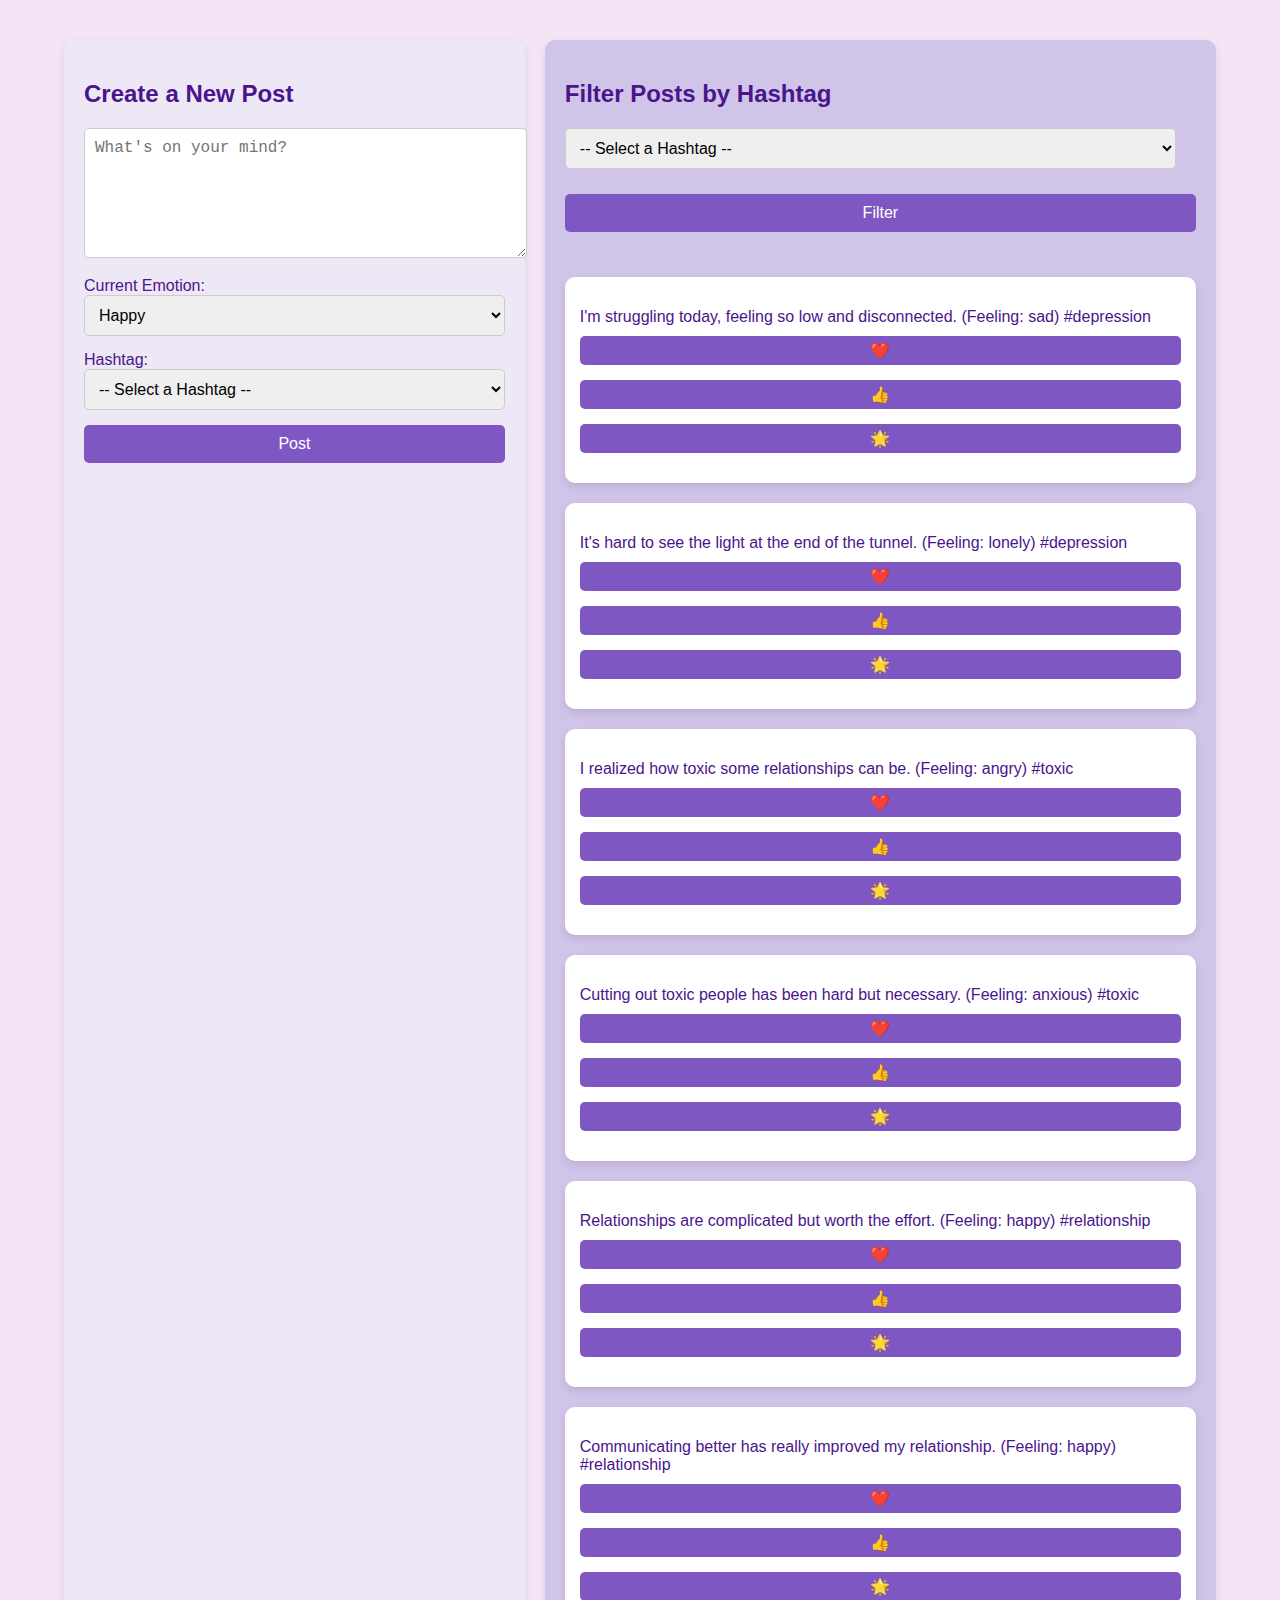
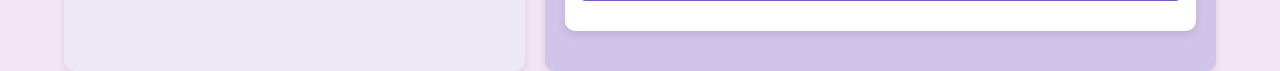
<file: templates/post.html>
<!DOCTYPE html>
<html lang="en">
<head>
    <meta charset="UTF-8">
    <meta name="viewport" content="width=device-width, initial-scale=1.0">
    <title>Mental Health Thoughts</title>
    <style>
        body {
            font-family: Arial, sans-serif;
            margin: 0;
            padding: 0;
            background-color: #f3e5f5; /* Pastel purple background */
            color: #4a148c; /* Dark purple text */
            display: flex;
            justify-content: center;
            align-items: flex-start;
            height: 100vh;
        }

        .container {
            display: flex;
            width: 90%;
            max-width: 1200px;
            margin-top: 40px;
        }

        .left-side, .right-side {
            padding: 20px;
            border-radius: 10px;
            box-shadow: 0 4px 8px rgba(0, 0, 0, 0.1);
        }

        .left-side {
            background-color: #ede7f6; /* Lighter pastel purple */
            flex: 1;
            margin-right: 20px;
        }

        .right-side {
            background-color: #d1c4e9; /* Even lighter pastel purple */
            flex: 1.5;
        }

        h1, h2 {
            color: #4a148c;
            margin-bottom: 20px;
        }

        textarea, select, button {
            width: 100%;
            padding: 10px;
            margin-bottom: 15px;
            border-radius: 5px;
            border: 1px solid #ccc;
            font-size: 16px;
        }

        button {
            background-color: #7e57c2;
            color: white;
            border: none;
            cursor: pointer;
            transition: background-color 0.3s ease;
        }

        button:hover {
            background-color: #5e35b1;
        }

        .post-container {
            background-color: #ffffff;
            border-radius: 10px;
            padding: 15px;
            margin-bottom: 20px;
            box-shadow: 0 4px 8px rgba(0, 0, 0, 0.1);
            position: relative;
        }

        .post-content {
            font-size: 16px;
            margin-bottom: 10px;
        }

        .reaction-buttons {
            margin-top: 10px;
        }

        .reaction-buttons button {
            background-color: #7e57c2;
            border: none;
            border-radius: 5px;
            color: white;
            padding: 5px 10px;
            margin-right: 10px;
            cursor: pointer;
        }

        .reaction-buttons button:hover {
            background-color: #5e35b1;
        }

        .delete-button {
            background-color: #ef5350;
            border: none;
            border-radius: 5px;
            color: white;
            padding: 5px 10px;
            cursor: pointer;
            position: absolute;
            top: 15px;
            right: 15px;
        }

        .delete-button:hover {
            background-color: #d32f2f;
        }

        .filter-section {
            margin-bottom: 30px;
        }

        .filter-section select {
            width: calc(100% - 20px);
        }

        .filter-section button {
            margin-top: 10px;
            width: 100%;
        }

        .no-posts-message {
            font-size: 16px;
            color: #4a148c;
            text-align: center;
            margin-top: 20px;
        }
    </style>
</head>
<body>

<div class="container">
    <!-- Left Side: Create a New Post -->
    <div class="left-side">
        <h2>Create a New Post</h2>
        <textarea id="new-post-content" placeholder="What's on your mind?" rows="6"></textarea>
        <label for="current-emotion">Current Emotion:</label>
        <select id="current-emotion">
            <option value="happy">Happy</option>
            <option value="sad">Sad</option>
            <option value="anxious">Anxious</option>
            <option value="angry">Angry</option>
        </select>
        <label for="post-hashtag">Hashtag:</label>
        <select id="post-hashtag">
            <option value="">-- Select a Hashtag --</option>
            <option value="depression">#depression</option>
            <option value="toxic">#toxic</option>
            <option value="relationship">#relationship</option>
            <option value="gay">#gay</option>
            <option value="bisexual">#bisexual</option>
            <option value="breakup">#breakup</option>
            <option value="breakdown">#breakdown</option>
            <option value="gender">#gender</option>
            <option value="empty">#empty</option>
            <option value="failure">#failure</option>
            <option value="bodyshaming">#bodyshaming</option>
            <option value="domestic violence">#domestic violence</option>
            <option value="anxiety">#anxiety</option>
            <option value="lonely">#lonely</option>
            <option value="family">#family</option>
            <option value="stressed">#stressed</option>
        </select>
        <button onclick="createPost()">Post</button>
    </div>

    <!-- Right Side: Filter and Display Posts -->
    <div class="right-side">
        <div class="filter-section">
            <h2>Filter Posts by Hashtag</h2>
            <select id="hashtag-filter">
                <option value="">-- Select a Hashtag --</option>
                <option value="depression">#depression</option>
                <option value="toxic">#toxic</option>
                <option value="relationship">#relationship</option>
                <option value="gay">#gay</option>
                <option value="bisexual">#bisexual</option>
                <option value="breakup">#breakup</option>
                <option value="breakdown">#breakdown</option>
                <option value="gender">#gender</option>
                <option value="empty">#empty</option>
                <option value="failure">#failure</option>
                <option value="bodyshaming">#bodyshaming</option>
                <option value="domestic violence">#domestic violence</option>
                <option value="anxiety">#anxiety</option>
                <option value="lonely">#lonely</option>
                <option value="family">#family</option>
                <option value="stressed">#stressed</option>
            </select>
            <button onclick="filterPosts()">Filter</button>
        </div>
        <div id="filtered-post-list">
            <!-- Filtered posts will be dynamically added here -->
        </div>
    </div>
</div>

<script>
    let posts = [];

    // Example posts for each hashtag
    const examplePosts = {
        'depression': [
            { content: "I'm struggling today, feeling so low and disconnected.", emotion: "sad", hashtag: "depression" },
            { content: "It's hard to see the light at the end of the tunnel.", emotion: "lonely", hashtag: "depression" }
        ],
        'toxic': [
            { content: "I realized how toxic some relationships can be.", emotion: "angry", hashtag: "toxic" },
            { content: "Cutting out toxic people has been hard but necessary.", emotion: "anxious", hashtag: "toxic" }
        ],
        'relationship': [
            { content: "Relationships are complicated but worth the effort.", emotion: "happy", hashtag: "relationship" },
            { content: "Communicating better has really improved my relationship.", emotion: "happy", hashtag: "relationship" }
        ],
        // Add more example posts for other hashtags...
    };

    // Function to display all example posts initially
    function displayAllExamplePosts() {
        const filteredPostList = document.getElementById('filtered-post-list');
        filteredPostList.innerHTML = ''; // Clear previous content

        for (const hashtag in examplePosts) {
            examplePosts[hashtag].forEach(post => {
                const postContainer = document.createElement('div');
                postContainer.className = 'post-container';

                const postContent = document.createElement('p');
                postContent.className = 'post-content';
                postContent.textContent = `${post.content} (Feeling: ${post.emotion}) #${post.hashtag}`;
                postContainer.appendChild(postContent);

                const reactionButtons = document.createElement('div');
                reactionButtons.className = 'reaction-buttons';

                ['❤️', '👍', '🌟'].forEach(emoji => {
                    const button = document.createElement('button');
                    button.textContent = emoji;
                    button.onclick = () => reactToPost(emoji);
                    reactionButtons.appendChild(button);
                });

                postContainer.appendChild(reactionButtons);
                filteredPostList.appendChild(postContainer);
            });
        }
    }

    // Function to display filtered posts based on hashtag
    function filterPosts() {
        const hashtag = document.getElementById('hashtag-filter').value.trim().toLowerCase();
        const filteredPostList = document.getElementById('filtered-post-list');
        filteredPostList.innerHTML = ''; // Clear previous filtered posts

        // Get user-created posts and example posts for the selected hashtag
        const userPosts = posts.filter(post => post.hashtag.toLowerCase() === hashtag);
        const predefinedPosts = examplePosts[hashtag] || [];

        // Combine the posts
        const filteredPosts = userPosts.concat(predefinedPosts);

        // Display each filtered post
        filteredPosts.forEach((post, index) => {
            const postContainer = document.createElement('div');
            postContainer.className = 'post-container';

            const postContent = document.createElement('p');
            postContent.className = 'post-content';
            postContent.textContent = `${post.content} (Feeling: ${post.emotion}) #${post.hashtag}`;
            postContainer.appendChild(postContent);

            const reactionButtons = document.createElement('div');
            reactionButtons.className = 'reaction-buttons';

            ['❤️', '👍', '🌟'].forEach(emoji => {
                const button = document.createElement('button');
                button.textContent = emoji;
                button.onclick = () => reactToPost(index, emoji);
                reactionButtons.appendChild(button);
            });

            postContainer.appendChild(reactionButtons);

            if (userPosts.includes(post)) {
                const deleteButton = document.createElement('button');
                deleteButton.className = 'delete-button';
                deleteButton.textContent = 'Delete';
                deleteButton.onclick = () => removePost(index);
                postContainer.appendChild(deleteButton);
            }

            filteredPostList.appendChild(postContainer);
        });

        // If no posts are available, show a message
        if (filteredPosts.length === 0) {
            const noMatchMessage = document.createElement('p');
            noMatchMessage.className = 'no-posts-message';
            noMatchMessage.textContent = 'No posts available for this hashtag.';
            filteredPostList.appendChild(noMatchMessage);
        }
    }

    // Function to create a new post
    function createPost() {
        const content = document.getElementById('new-post-content').value;
        const emotion = document.getElementById('current-emotion').value;
        const hashtag = document.getElementById('post-hashtag').value;

        if (content.trim() && hashtag.trim()) {
            posts.push({ content, emotion, hashtag });
            document.getElementById('new-post-content').value = '';
            filterPosts(); // Automatically apply the current filter after adding a new post
        } else {
            alert('Please write something and select a hashtag before posting!');
        }
    }

    // Function to remove a post
    function removePost(index) {
        if (confirm('Are you sure you want to delete this post?')) {
            posts.splice(index, 1);
            filterPosts(); // Reapply the filter after deleting a post
        }
    }

    // Function to handle reactions to a post
    function reactToPost(emoji) {
        alert(`You reacted to the post with ${emoji}`);
    }

    // Display all example posts when the page loads
    window.onload = displayAllExamplePosts;
</script>
</body>
</html>
</file>
